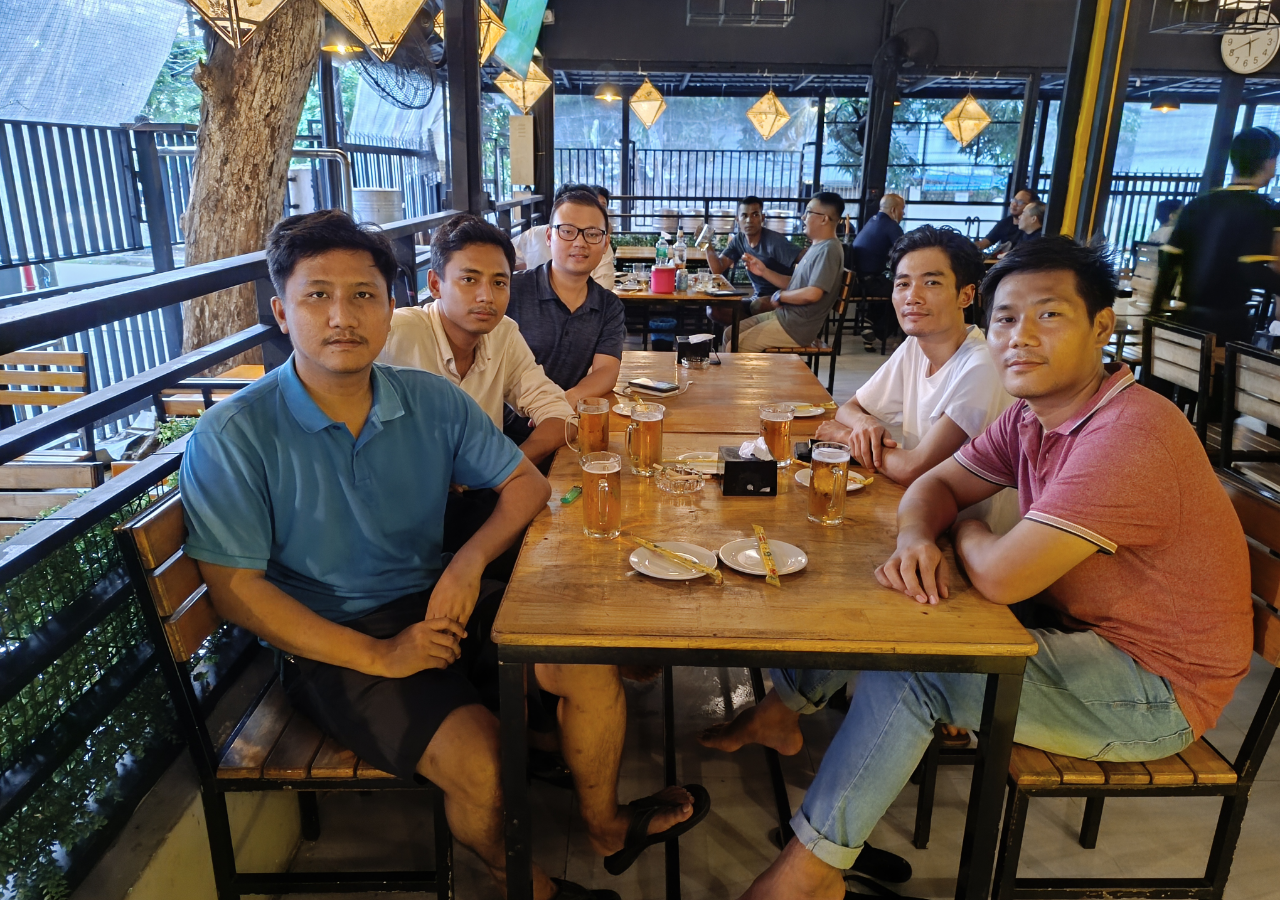
<file: index.html>
<!DOCTYPE html>
<html lang="en">
<head>
<meta charset="UTF-8">
<meta name="viewport" content="width=device-width, initial-scale=1.0">
<title>Fullscreen Image with Animation</title>
<link rel="stylesheet" href="styles.css">
</head>
<body>
  <div class="container">
    <img src="bffs.jpg" alt="Fullscreen Photo" class="fullscreen-image">
    <div class="cursor"></div>
  </div>
<script src="script.js"></script>
</body>
</html>
</file>
<file: styles.css>
body, html {
  margin: 0;
  padding: 0;
  height: 100%;
  overflow: hidden;
}

.container {
  position: relative;
  width: 100%;
  height: 100%;
}

.fullscreen-image {
  position: absolute;
  top: 0;
  left: 0;
  width: 100%;
  height: 100%;
  object-fit: cover;
}

.cursor {
  position: absolute;
  top: -10px;
  left: -10px;
  width: 20px;
  height: 20px;
  border-radius: 50%;
  background-color: red; /* Change color as needed */
  opacity: 0;
  transition: opacity 0.3s ease;
}
</file>
